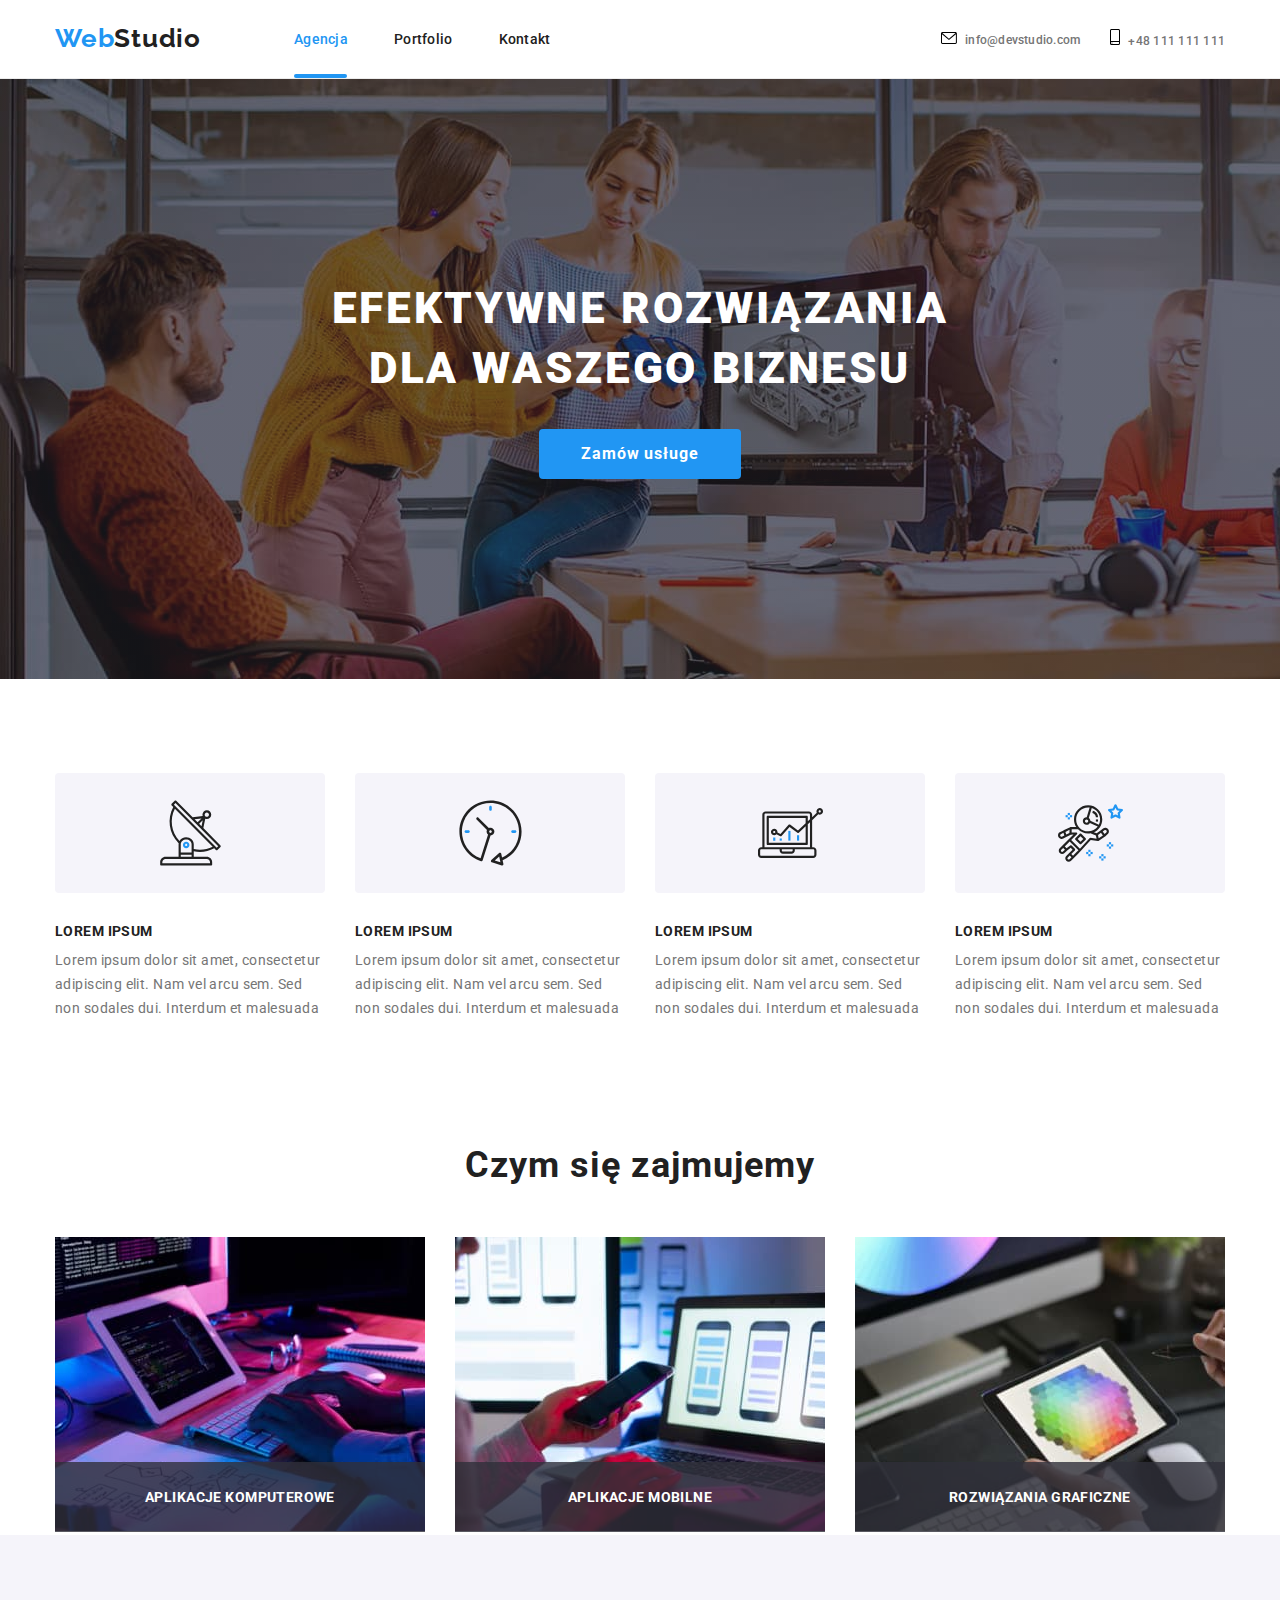
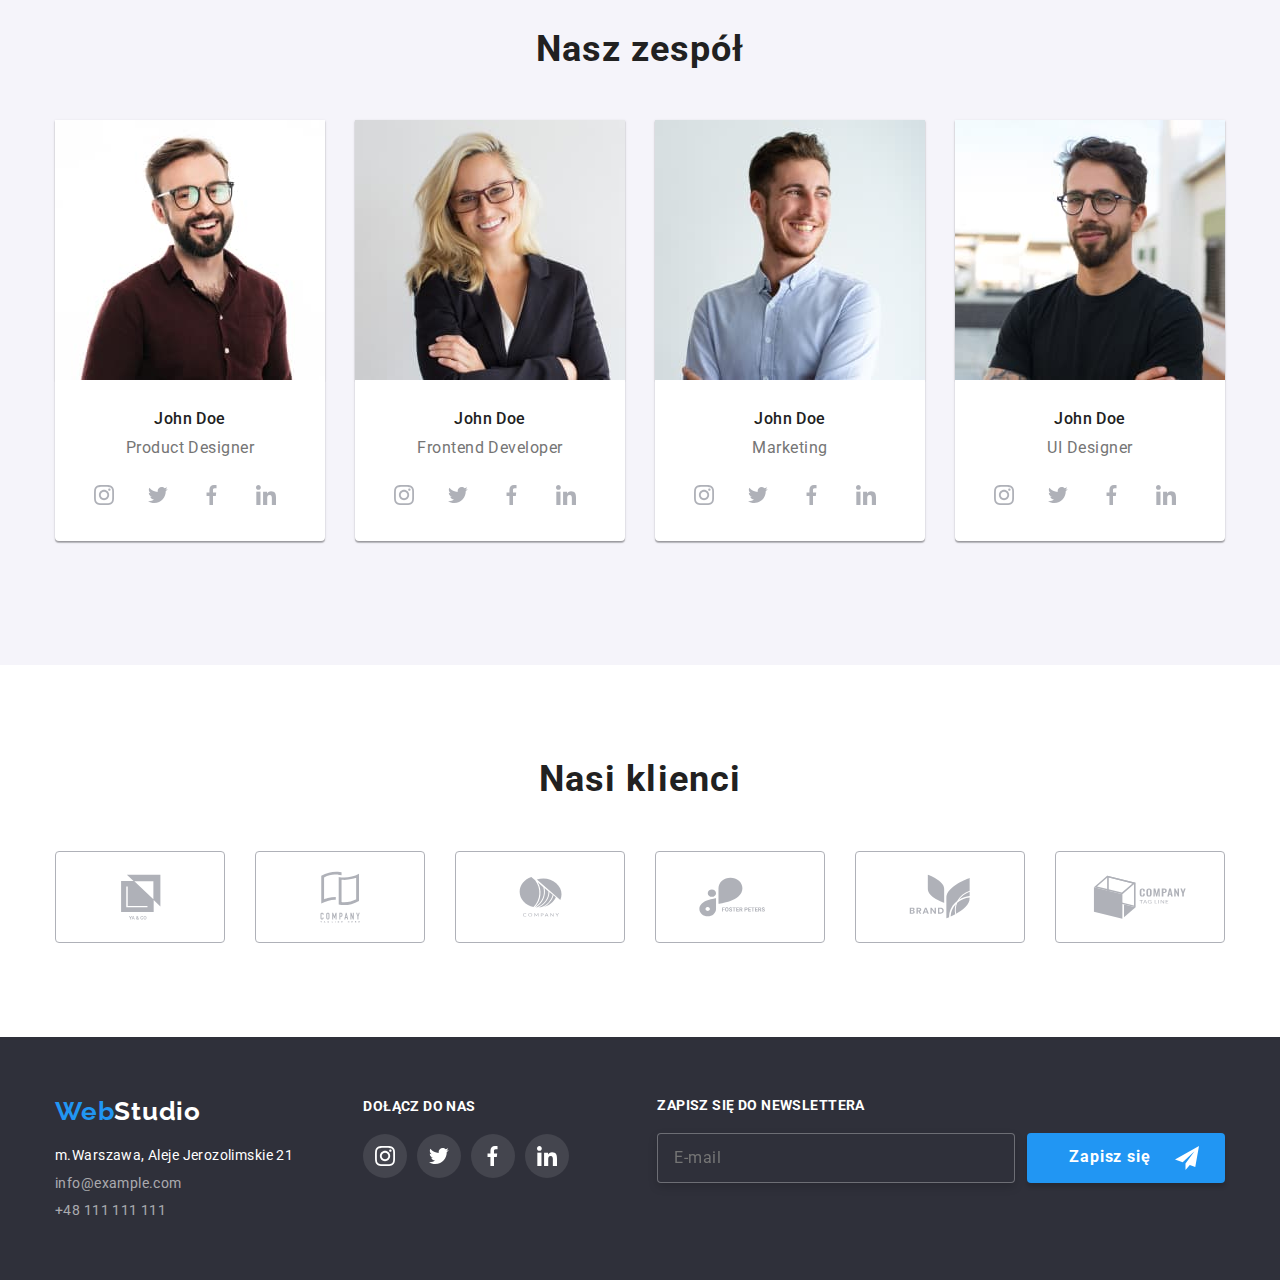
<file: index.html>
<!DOCTYPE html>
<html lang="en">

<head>
    <meta charset="UTF-8">
    <meta http-equiv="X-UA-Compatible" content="IE=edge">
    <meta name="viewport" content="width=device-width, initial-scale=1.0">
    <title>Zadanie_domowe_7</title>
    <link rel="stylesheet" href="https://cdnjs.cloudflare.com/ajax/libs/modern-normalize/0.7.0/modern-normalize.min.css" />
    <link rel="stylesheet" href="./css/main.min.css">
    <link rel="preconnect" href="https://fonts.googleapis.com">
    <link rel="preconnect" href="https://fonts.gstatic.com" crossorigin>
    <link href="https://fonts.googleapis.com/css2?family=Raleway:wght@700&family=Roboto:wght@400;500;700;900&display=swap" rel="stylesheet">
    
</head>

<body>
    <header class="header">
        <div class="container container--header">
            <nav class="navigation">
                <div class="menu-wrap">
                    <input type="checkbox" class="menu-wrap__toggler" data-menu-button>
                    <div class="menu-wrap__hamburger"><div></div></div>
                    </div>
                <a class="logo logo--space" href="./index.html">Web<span class="logo--dark">Studio</span></a>
                <ul class="navigation__list list">
                    <li class="navigation__item"><a class="navigation__link navigation__link--current" href="./index.html">Agencja</a></li>
                    <li class="navigation__item"><a class="navigation__link" href="./portfolio.html">Portfolio</a></li>
                    <li class="navigation__item"><a class="navigation__link" href="#">Kontakt</a></li>
                </ul>
            </nav>
            <ul class="contact list">
                <li class="contact__item">
                    <a class="contact__link" href="mailto:info@devstudio.com">
                        <svg class="contact__icon" width=16 height=12>
                            <use href="./images/icons.svg#icon-mail"></use>
                        </svg>info@devstudio.com
                    </a>
                </li>
                <li class="contact__item">
                    <a class="contact__link" href="tel:+48111111111">
                        <svg class="contact__icon" width=10 height=16>
                            <use href="./images/icons.svg#icon-tel"></use>
                        </svg>+48 111 111 111
                    </a>
                </li>
            </ul>
        </div>
    </header>

    <main>
        <!--HERO-->
        <section class="hero">
                <div class="section section--hero-up">
                    <div class="container container--hero-up">
                        <h1 class="hero-up__header">EFEKTYWNE ROZWIĄZANIA DLA WASZEGO BIZNESU</h1>
                        <button class="modal-btn" type="button" data-modal-open>Zamów usługe</button>
                    </div>
                </div>
            
            <div class="section section--hero-down">
                <div class="container">
                    <ul class="hero-down__list list">
                        <li class="hero-down__item">
                            <div class="hero-down__icon-container">
                                <svg class=hero-down__icon width=65 height=70>
                                    <use href="./images/icons.svg#icon-lorem-1"></use>
                                </svg>
                            </div>
                            <h4 class="hero-down__header">LOREM IPSUM</h4>
                            <p class="hero-down__description">Lorem ipsum dolor sit amet, consectetur adipiscing elit. Nam vel arcu sem. Sed
                                non sodales dui. Interdum et malesuada</p>
                        </li>
                        <li class="hero-down__item">
                            <div class="hero-down__icon-container">
                                <svg class=hero-down__icon width=65 height=70>
                                    <use href="./images/icons.svg#icon-lorem-2"></use>
                                </svg>
                            </div>
                            <h4 class="hero-down__header">LOREM IPSUM</h4>
                            <p class="hero-down__description">Lorem ipsum dolor sit amet, consectetur adipiscing elit. Nam vel arcu sem. Sed
                                non sodales dui. Interdum et malesuada</p>
                        </li>
                        <li class="hero-down__item">
                            <div class="hero-down__icon-container">
                                <svg class=hero-down__icon width=65 height=70>
                                    <use href="./images/icons.svg#icon-lorem-3"></use>
                                </svg>
                            </div>
                            <h4 class="hero-down__header">LOREM IPSUM</h4>
                            <p class="hero-down__description">Lorem ipsum dolor sit amet, consectetur adipiscing elit. Nam vel arcu sem. Sed
                                non sodales dui. Interdum et malesuada</p>
                        </li>
                        <li class="hero-down__item">
                            <div class="hero-down__icon-container">
                                <svg class=hero-down__icon width=65 height=70>
                                    <use href="./images/icons.svg#icon-lorem-4"></use>
                                </svg>
                            </div>
                            <h4 class="hero-down__header">LOREM IPSUM</h4>
                            <p class="hero-down__description ">Lorem ipsum dolor sit amet, consectetur adipiscing elit. Nam vel arcu sem. Sed
                                non sodales dui. Interdum et malesuada</p>
                        </li>
                    </ul>
                    </div>
                </div>
                
        </section>
        <!--END HERO-->
        <!--ABOUT US-->
        <section class="section section--about">
            <div class="container">
                <h2 class="secondary-header">Czym się zajmujemy</h2>
                <ul class="about list">
                    <li class="about__item">
                        <picture>
                        <source srcset="./images/about/about-img-01.webp 1x, ./images/about/about-img-01@2x.webp 2x"
                        media="(min-width: 1200px)" type="images/webp">

                        <source srcset="./images/about/about-img-01.jpg 1x, ./images/about/about-img-01@2x.jpg 2x"
                        media="(min-width: 1200px)">

                        <img class="about__img" src="./images/about/about-img-01.jpg" alt="ktoś pisze coś na klawiaturze">
                        </picture>
                    <div class="about-info">
                        <p class="about-info__text">APLIKACJE KOMPUTEROWE</p>
                    </div>
                    </li>
                    <li class="about__item">
                        <picture>
                        <source srcset="./images/about/about-img-02.webp 1x, ./images/about/about-img-02@2x.webp 2x"
                        media="(min-width: 1200px)" type="images/webp">

                        <source srcset="./images/about/about-img-02.jpg 1x, ./images/about/about-img-02@2x.jpg 2x"
                        media="(min-width: 1200px)">

                        <img class="about__img" src="./images/about/about-img-02.jpg" alt="ktoś pisze coś na klawiaturze">
                        </picture>
                    <div class="about-info">
                        <p class="about-info__text">APLIKACJE MOBILNE</p>
                    </div>
                    </li>
                    <li class="about__item">
                        <picture>
                        <source srcset="./images/about/about-img-03.webp 1x, ./images/about/about-img-03@2x.webp 2x"
                        media="(min-width: 1200px)" type="images/webp">

                        <source srcset="./images/about/about-img-03.jpg 1x, ./images/about/about-img-03@2x.jpg 2x"
                        media="(min-width: 1200px)">

                        <img class="about__img" src="./images/about/about-img-03.jpg" alt="ktoś pisze coś na klawiaturze">
                        </picture>
                    <div class="about-info">
                        <p class="about-info__text">ROZWIĄZANIA GRAFICZNE</p>
                    </div>
                    </li>
                </ul>
            </div>
            
        </section>
        <!--END ABOUT US-->
        <!--EMPLOYEES-->
        <section class="section section--employees-color">
            <div class="container">
                <h2 class="secondary-header">Nasz zespół</h2>
                <ul class="employees list">
                    <li class="employees__item">
                        <picture>

                        <source srcset="./images/employees/desktop/employees-desktop-01.webp 1x, ./images/employees/desktop/employees-desktop-01@2x.webp 2x"
                        media="(min-width: 1200px)" type="images/webp">

                        <source srcset="./images/employees/desktop/employees-desktop-01.jpg 1x, ./images/employees/desktop/employees-desktop-01@2x.jpg 2x"
                        media="(min-width: 1200px)">

                        <source srcset="./images/employees/tablet/employees-tablet-01.webp 1x, ./images/employees/tablet/employees-tablet-01@2x.webp 2x"
                        media="(min-width: 768px)" type="images/webp">

                        <source srcset="./images/employees/tablet/employees-tablet-01.jpg 1x, ./images/employees/tablet/employees-tablet-01@2x.jpg 2x"
                        media="(min-width: 768px)">

                        <source srcset="./images/employees/mobile/employees-mobile-01.webp 1x, ./images/employees/mobile/employees-mobile-01@2x.webp 2x"
                        media="(min-width: 480px)" type="images/webp">

                        <source srcset="./images/employees/mobile/employees-mobile-01.jpg 1x, ./images/employees/mobile/employees-mobile-01@2x.jpg 2x"
                        media="(min-width: 480px)">

                        <img class="employees__img" src="./images/employees/mobile/employees-mobile-01.jpg" alt="Pan w okularach śmieje się">
                        </picture>

                        <div class="employees-wrapper">
                            <p class="employees-wrapper__name">John Doe</p>
                            <p class="employees-wrapper__job">Product Designer</p>
                            <ul class="employees-social list">
                                <li class="employees-social__item">
                                    <a class="social-link social-link--employees" href="#">
                                        <svg class="social-link__icon social-link__icon--employees">
                                            <use href="./images/icons.svg#icon-instagram"></use>
                                        </svg>
                                    </a>
                                </li>
                                <li class="employees-social__item">
                                    <a class="social-link social-link--employees" href="#">
                                        <svg class="social-link__icon social-link__icon--employees">
                                            <use href="./images/icons.svg#icon-twitter"></use>
                                        </svg>
                                    </a>
                                </li>
                                <li class="employees-social__item">
                                    <a class="social-link social-link--employees" href="#">
                                        <svg class="social-link__icon social-link__icon--employees">
                                            <use href="./images/icons.svg#icon-facebook"></use>
                                        </svg>
                                    </a>
                                </li>
                                <li class="employees-social__item">
                                    <a class="social-link social-link--employees" href="#">
                                        <svg class="social-link__icon social-link__icon--employees">
                                            <use href="./images/icons.svg#icon-linkedin"></use>
                                        </svg>
                                    </a>
                                </li>
                            </ul>
                        </div>
                    </li>
                    <li class="employees__item">
                        <picture>

                        <source srcset="./images/employees/desktop/employees-desktop-02.webp 1x, ./images/employees/desktop/employees-desktop-02@2x.webp 2x"
                        media="(min-width: 1200px)" type="images/webp">

                        <source srcset="./images/employees/desktop/employees-desktop-02.jpg 1x, ./images/employees/desktop/employees-desktop-02@2x.jpg 2x"
                        media="(min-width: 1200px)">
                            
                        <source srcset="./images/employees/tablet/employees-tablet-02.webp 1x, ./images/employees/tablet/employees-tablet-02@2x.webp 2x"
                        media="(min-width: 768px)" type="images/webp">

                        <source srcset="./images/employees/tablet/employees-tablet-02.jpg 1x, ./images/employees/tablet/employees-tablet-02@2x.jpg 2x"
                        media="(min-width: 768px)">

                        <source srcset="./images/employees/mobile/employees-mobile-02.webp 1x, ./images/employees/mobile/employees-mobile-02@2x.webp 2x"
                        media="(min-width: 480px)" type="images/webp">

                        <source srcset="./images/employees/mobile/employees-mobile-02.jpg 1x, ./images/employees/mobile/employees-mobile-02@2x.jpg 2x"
                        media="(min-width: 480px)">

                        <img class="employees__img" src="./images/employees/mobile/employees-mobile-02.jpg" alt="Blondynka w okularach uśmiecha się">
                        </picture>

                        <div class="employees-wrapper">
                            <p class="employees-wrapper__name">John Doe</p>
                            <p class="employees-wrapper__job">Frontend Developer</p>
                            <ul class="employees-social list">
                                <li class="employees-social__item">
                                    <a class="social-link social-link--employees" href="#">
                                        <svg class="social-link__icon social-link__icon--employees">
                                            <use href="./images/icons.svg#icon-instagram"></use>
                                        </svg>
                                    </a>
                                </li>
                                <li class="employees-social__item">
                                    <a class="social-link social-link--employees" href="#">
                                        <svg class="social-link__icon social-link__icon--employees">
                                            <use href="./images/icons.svg#icon-twitter"></use>
                                        </svg>
                                    </a>
                                </li>
                                <li class="employees-social__item">
                                    <a class="social-link social-link--employees" href="#">
                                        <svg class="social-link__icon social-link__icon--employees">
                                            <use href="./images/icons.svg#icon-facebook"></use>
                                        </svg>
                                    </a>
                                </li>
                                <li class="employees-social__item">
                                    <a class="social-link social-link--employees" href="#">
                                        <svg class="social-link__icon social-link__icon--employees">
                                            <use href="./images/icons.svg#icon-linkedin"></use>
                                        </svg>
                                    </a>
                                </li>
                            </ul>
                        </div>
                    </li>
                    <li class="employees__item">
                        <picture>

                        <source srcset="./images/employees/desktop/employees-desktop-03.webp 1x, ./images/employees/desktop/employees-desktop-03@2x.webp 2x"
                        media="(min-width: 1200px)" type="images/webp">

                        <source srcset="./images/employees/desktop/employees-desktop-03.jpg 1x, ./images/employees/desktop/employees-desktop-03@2x.jpg 2x"
                        media="(min-width: 1200px)">

                        <source srcset="./images/employees/tablet/employees-tablet-03.webp 1x, ./images/employees/tablet/employees-tablet-03@2x.webp 2x"
                        media="(min-width: 768px)" type="images/webp">

                        <source srcset="./images/employees/tablet/employees-tablet-03.jpg 1x, ./images/employees/tablet/employees-tablet-03@2x.jpg 2x"
                        media="(min-width: 768px)">

                        <source srcset="./images/employees/mobile/employees-mobile-03.webp 1x, ./images/employees/mobile/employees-mobile-03@2x.webp 2x"
                        media="(min-width: 480px)" type="images/webp">

                        <source srcset="./images/employees/mobile/employees-mobile-03.jpg 1x, ./images/employees/mobile/employees-mobile-03@2x.jpg 2x"
                        media="(min-width: 480px)">

                        <img class="employees__img" src="./images/employees/mobile/employees-mobile-03.jpg" alt="Pan w koszuli spogląda w lewo, uśmiechając sie">
                        </picture>

                        <div class="employees-wrapper">
                            <p class="employees-wrapper__name">John Doe</p>
                            <p class="employees-wrapper__job">Marketing</p>
                            <ul class="employees-social list">
                                <li class="employees-social__item">
                                    <a class="social-link social-link--employees" href="#">
                                        <svg class="social-link__icon social-link__icon--employees">
                                            <use href="./images/icons.svg#icon-instagram"></use>
                                        </svg>
                                    </a>
                                </li>
                                <li class="employees-social__item">
                                    <a class="social-link social-link--employees" href="#">
                                        <svg class="social-link__icon social-link__icon--employees">
                                            <use href="./images/icons.svg#icon-twitter"></use>
                                        </svg>
                                    </a>
                                </li>
                                <li class="employees-social__item">
                                    <a class="social-link social-link--employees" href="#">
                                        <svg class="social-link__icon social-link__icon--employees">
                                            <use href="./images/icons.svg#icon-facebook"></use>
                                        </svg>
                                    </a>
                                </li>
                                <li class="employees-social__item">
                                    <a class="social-link social-link--employees" href="#">
                                        <svg class="social-link__icon social-link__icon--employees">
                                            <use href="./images/icons.svg#icon-linkedin"></use>
                                        </svg>
                                    </a>
                                </li>
                            </ul>
                        </div>
                    </li>
                    <li class="employees__item">
                        <picture>

                        <source srcset="./images/employees/desktop/employees-desktop-04.webp 1x, ./images/employees/desktop/employees-desktop-04@2x.webp 2x"
                        media="(min-width: 1200px)" type="images/webp">

                        <source srcset="./images/employees/desktop/employees-desktop-04.jpg 1x, ./images/employees/desktop/employees-desktop-04@2x.jpg 2x"
                        media="(min-width: 1200px)">

                        <source srcset="./images/employees/tablet/employees-tablet-04.webp 1x, ./images/employees/tablet/employees-tablet-04@2x.webp 2x"
                        media="(min-width: 768px)" type="images/webp">

                        <source srcset="./images/employees/tablet/employees-tablet-04.jpg 1x, ./images/employees/tablet/employees-tablet-04@2x.jpg 2x"
                        media="(min-width: 768px)">

                        <source srcset="./images/employees/mobile/employees-mobile-04.webp 1x, ./images/employees/mobile/employees-mobile-04@2x.webp 2x"
                        media="(min-width: 480px)" type="images/webp">

                        <source srcset="./images/employees/mobile/employees-mobile-04.jpg 1x, ./images/employees/mobile/employees-mobile-04@2x.jpg 2x"
                        media="(min-width: 480px)">

                        <img class="employees__img" src="./images/employees/mobile/employees-mobile-04.jpg" alt="Pan w okularach i z krótką brodą spogląda z uśmiechem">
                        </picture>
                        <div class="employees-wrapper">
                            <p class="employees-wrapper__name">John Doe</p>
                            <p class="employees-wrapper__job">UI Designer</p>
                            <ul class="employees-social list">
                                <li class="employees-social__item">
                                    <a class="social-link social-link--employees" href="#">
                                        <svg class="social-link__icon social-link__icon--employees">
                                            <use href="./images/icons.svg#icon-instagram"></use>
                                        </svg>
                                    </a>
                                </li>
                                <li class="employees-social__item">
                                    <a class="social-link social-link--employees" href="#">
                                        <svg class="social-link__icon social-link__icon--employees">
                                            <use href="./images/icons.svg#icon-twitter"></use>
                                        </svg>
                                    </a>
                                </li>
                                <li class="employees-social__item">
                                    <a class="social-link social-link--employees" href="#">
                                        <svg class="social-link__icon social-link__icon--employees">
                                            <use href="./images/icons.svg#icon-facebook"></use>
                                        </svg>
                                    </a>
                                </li>
                                <li class="employees-social__item">
                                    <a class="social-link social-link--employees" href="#">
                                        <svg class="social-link__icon social-link__icon--employees">
                                            <use href="./images/icons.svg#icon-linkedin"></use>
                                        </svg>
                                    </a>
                                </li>
                            </ul>
                        </div>
                    </li>
                </ul>
            </div>
        </section>
        <!--END EMPLOYEES-->
        <!--CLIENTS-->
        <section class="section">
            <div class="container">
                <h2 class="secondary-header">Nasi klienci</h2>
                <ul class="clients list">
                    <li class="clients__item">
                        <div class="clients-container">
                            <svg class="clients-container__logo" width=41 height=46>
                                    <use href="./images/icons.svg#icon-company-1"></use>
                            </svg>
                        </div>
                    </li>
                    <li class="clients__item">
                        <div class="clients-container">
                            <svg class="clients-container__logo" width=40 height=52>
                                    <use href="./images/icons.svg#icon-company-2"></use>
                            </svg>
                        </div>
                    </li>
                    <li class="clients__item">
                        <div class="clients-container">
                            <svg class="clients-container__logo" width=43 height=41>
                                    <use href="./images/icons.svg#icon-company-3"></use>
                            </svg>
                        </div>
                    </li>
                    <li class="clients__item">
                        <div class="clients-container">
                            <svg class="clients-container__logo" width=84 height=40>
                                    <use href="./images/icons.svg#icon-company-4"></use>
                            </svg>
                        </div>
                    </li>
                    <li class="clients__item">
                        <div class="clients-container">
                            <svg class="clients-container__logo" width=62 height=45>
                                    <use href="./images/icons.svg#icon-company-5"></use>
                            </svg>
                        </div>
                    </li>
                    <li class="clients__item">
                        <div class="clients-container">
                            <svg class="clients-container__logo" width=94 height=44>
                                    <use href="./images/icons.svg#icon-company-6"></use>
                            </svg>
                        </div>
                    </li>
                </ul>
            </div>
        </section>
        <!--END CLIENTS-->
    </main>

    <footer class="section section--footer">
        <div class="container container--footer">
            <div class="footer-address">
            <a class="logo" href="./index.html">Web<span class=logo--light>Studio</span></a>
            <address>
                <ul class="footer-address__list list">
                    <li class="footer-address__item footer-address__item--postition"><a class="footer-address__link" href="https://goo.gl/maps/JK12DtxeWqev6L8q9"
                            target="_blank">m.Warszawa, Aleje Jerozolimskie 21</a></li>
                    <li class="footer-address__item"><a class="footer-address__contact" href="mailto:info@example.com">info@example.com</a>
                    </li>
                    <li class="footer-address__item"><a class="footer-address__contact" href="tel:+48111111111">+48 111 111 111</a></li>
                </ul>
            </address>
            </div>
            <div class="footer-social">
                <h3 class="third-header third-header--footer">DOŁĄCZ DO NAS</h3>
                <ul class="footer-social__list list">
                    <li class="footer-social__item">
                        <a class="social-link social-link--footer" href="#">
                            <svg class="social-link__icon social-link__icon--footer">
                                <use href="./images/icons.svg#icon-instagram"></use>
                            </svg>
                        </a>
                    </li>
                    <li class="footer-social__item">
                        <a class="social-link social-link--footer" href="#">
                            <svg class="social-link__icon social-link__icon--footer">
                                <use href="./images/icons.svg#icon-twitter"></use>
                            </svg>
                        </a>
                    </li>
                    <li class="footer-social__item">
                        <a class="social-link social-link--footer" href="#">
                            <svg class="social-link__icon social-link__icon--footer">
                                <use href="./images/icons.svg#icon-facebook"></use>
                            </svg>
                        </a>
                    </li>
                    <li class="footer-social__item">
                        <a class="social-link social-link--footer" href="#">
                            <svg class="social-link__icon social-link__icon--footer">
                                <use href="./images/icons.svg#icon-linkedin"></use>
                            </svg>
                        </a>
                    </li>
                </ul>
            </div>
            <div class="footer-wrapper">
        <div class="form-container">
                <h3 class="third-header third-header--form">Zapisz się do newslettera</h3>
                <form class="footer-form" action="#">
                    <label for="footer_user_email" class="footer-form_email"></label>
                    <input class="footer-imput" type="email" placeholder="E-mail" name="email" id="footer_user_email">
                </form>
            </div>
                <button type="submit" class="modal-button modal-button-footer">Zapisz się
                    <svg class="modal-button__icon" width=24 height=24>
                        <use href="./images/icons.svg#icon-send"></use>
                    </svg>
                </button>
            </div>
            </div>
        
    </footer>

<div class="backdrop is-hidden" data-modal>
    <div class="modal">
        <button type="button" class="modal__close-btn" data-modal-close>
            <svg class="modal__close-icon" width=11 height=11>
                <use href="./images/close-button.svg#icon-Close-button-2"></use>
            </svg>
        </button>
        <h2 class="modal__header">Zostaw swoje dane w formularzu poniżej</h2>
        <form action="#" class="modal__form">
            <label for="user_name" class="modal__label">Imię</label>
            <span class="modal-input-wrapper">
                <input id="user_name" type="text" class="modal-input-wrapper__input" name="name">
                <svg class="modal-input-wrapper__icon" width=12 height=12>
                    <use href="./images/icons.svg#icon-name"></use>
                </svg>
            </span>
            <label for="user_tel" class="modal__label">Telefon</label>
            <span class="modal-input-wrapper">
                <input id="user_tel" type="tel" class="modal-input-wrapper__input" name="tel">
                <svg class="modal-input-wrapper__icon" width=13 height=13>
                        <use href="./images/icons.svg#icon-telephone"></use>
                </svg>
            </span>
            <label for="user_email" class="modal__label">Email</label>
            <span class="modal-input-wrapper">
                <input id="user_email" type="email" class="modal-input-wrapper__input" name="email">
                <svg class="modal-input-wrapper__icon" width=15 height=12>
                        <use href="./images/icons.svg#icon-mailbox"></use>
                </svg>
            </span>
            <label class="modal__label" for="user_message">Komentarz</label>
            <textarea id="user_message" class="modal__message" name="message" rows="5" placeholder="Wprowadź tekst"></textarea>
            <input type="checkbox"  id="user_policy" name="policy" value="accept_policy" class="modal__policy is-hidden">
            <label for="user_policy" class="user-policy-message">
                Oświadczam, iż akceptuję <a href="#" class="modal__link">Regulamin</a> i <a href="#" class="modal__link">Politykę prywantości</a>
            </label>
            <button type="submit" class="modal-button modal-button--form">Wyślij</button>
        </form>
    </div>
</div>

<div class="backdrop is-hidden" data-menu>
    <div class="mobile">
        <button type="button" class="mobile__close-btn" data-menu-close>
            <svg class="mobile__close-icon" width=18 height=18>
                <use href="./images/close-button.svg#icon-Close-button-2"></use>
            </svg>
        </button>
        <ul class="mobile__list list">
            <li class="mobile__item"><a class="mobile__link mobile__link--current" href="./index.html">Agencja</a></li>
            <li class="mobile__item"><a class="mobile__link" href="./portfolio.html">Portfolio</a></li>
            <li class="mobile__item"><a class="mobile__link" href="#">Kontakt</a></li>
        </ul>
        <div class="mobile__wrapper">
         <ul class="mobile-contact list">
            <li class="mobile-contact__item">
                <a class="mobile-contact__link" href="tel:+48111111111">+48 111 111 111</a>
            </li>
            <li class="mobile-contact__item">
                <a class="mobile-contact__link mobile-contact__link--mail" href="mailto:info@devstudio.com">info@devstudio.com</a>
            </li>
        </ul>
        <ul class="mobile-social list">
            <li class="mobile-social__item">
                <a class="mobile-social__link" href="#">Instagram</a>
            </li>
            <li class="mobile-social__item">
                <a class="mobile-social__link" href="#">Twitter</a>
            </li>
            <li class="mobile-social__item">
                <a class="mobile-social__link" href="#">Facebook</a>
            </li>
            <li class="mobile-social__item">
                <a class="mobile-social__link" href="#">Linkedin</a>
            </li>
        </ul>
        </div>
    </div>
</div>

<script src="./js/modal.js"></script>
<script src="./js/mobile-menu.js"></script>

</body>

</html>
</file>
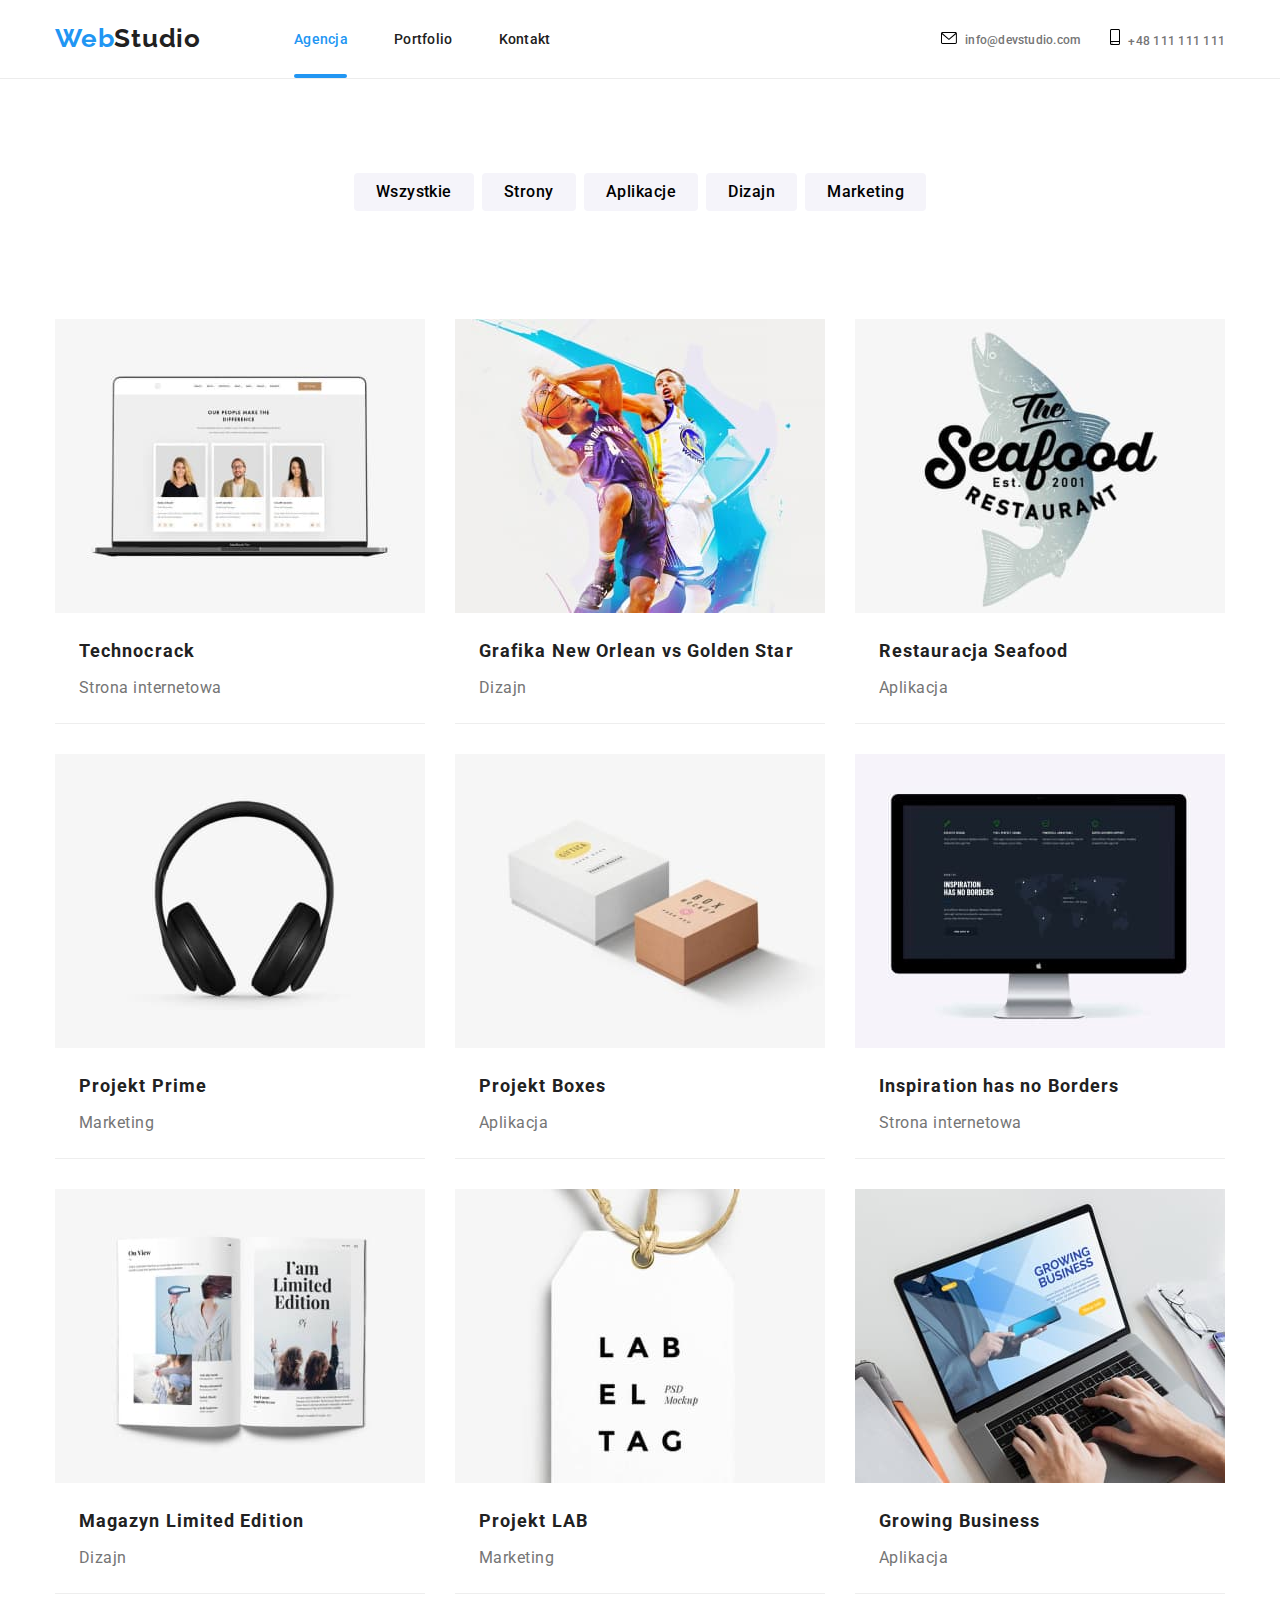
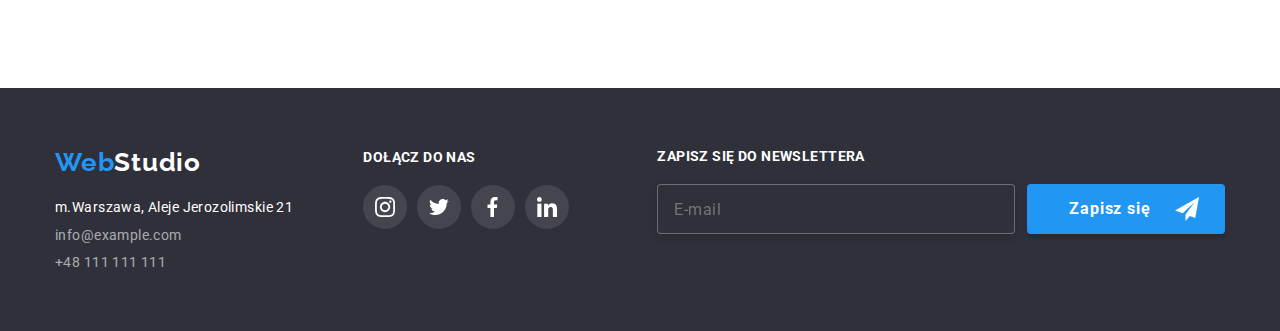
<file: portfolio.html>
<!DOCTYPE html>
<html lang="en">
<head>
    <meta charset="UTF-8">
    <meta http-equiv="X-UA-Compatible" content="IE=edge">
    <meta name="viewport" content="width=device-width, initial-scale=1.0">
    <title>Portfolio</title>
    <link rel="stylesheet" href="https://cdnjs.cloudflare.com/ajax/libs/modern-normalize/0.7.0/modern-normalize.min.css" />
    <link rel="stylesheet" href="./css/main.min.css">
    <link rel="preconnect" href="https://fonts.googleapis.com">
    <link rel="preconnect" href="https://fonts.gstatic.com" crossorigin>
    <link href="https://fonts.googleapis.com/css2?family=Raleway:wght@700&family=Roboto:wght@400;500;700;900&display=swap" rel="stylesheet">
    
</head>

<body>
   <header class="header">
        <div class="container container--header">
            <nav class="navigation">
                <div class="menu-wrap">
                    <input type="checkbox" class="menu-wrap__toggler" data-menu-button>
                    <div class="menu-wrap__hamburger"><div></div></div>
                    </div>
                <a class="logo logo--space" href="./index.html">Web<span class="logo--dark">Studio</span></a>
                <ul class="navigation__list list">
                    <li class="navigation__item"><a class="navigation__link navigation__link--current" href="./index.html">Agencja</a></li>
                    <li class="navigation__item"><a class="navigation__link" href="./portfolio.html">Portfolio</a></li>
                    <li class="navigation__item"><a class="navigation__link" href="#">Kontakt</a></li>
                </ul>
            </nav>
            <ul class="contact list">
                <li class="contact__item">
                    <a class="contact__link" href="mailto:info@devstudio.com">
                        <svg class="contact__icon" width=16 height=12>
                            <use href="./images/icons.svg#icon-mail"></use>
                        </svg>info@devstudio.com
                    </a>
                </li>
                <li class="contact__item">
                    <a class="contact__link" href="tel:+48111111111">
                        <svg class="contact__icon" width=10 height=16>
                            <use href="./images/icons.svg#icon-tel"></use>
                        </svg>+48 111 111 111
                    </a>
                </li>
            </ul>
        </div>
    </header>

    <main>
        <!--FILTERS-->
        <section class="section">
            <div class="container">
                <h1 class="filters-header" hidden>Filtr</h1>
                <ul class="filters list">
                    <li class="filters__item"><button class="filters__btn" type="button">Wszystkie</button></li>
                    <li class="filters__item"><button class="filters__btn filters__btn--large" type="button">Strony</button></li>
                    <li class="filters__item"><button class="filters__btn filters__btn--large" type="button">Aplikacje</button></li>
                    <li class="filters__item"><button class="filters__btn filters__btn--medium" type="button">Dizajn</button></li>
                    <li class="filters__item"><button class="filters__btn filters__btn--medium" type="button">Marketing</button></li>
                </ul>
            </div>
            
        </section>
        <!--END FILTERS-->
        <!--OFFER-->
        <section class="section">
            <div class="container">
                <h2 class="secondary-header" hidden>Oferta</h2>
            <ul class="offer list">
                <li class="offer__item">
                    <div class="offer__container">
                        <picture>
                            <source srcset="./images/Portfolio-images/offer-desktop/porfolio-img-desktop-01.webp 1x, ./images/Portfolio-images/offer-desktop/porfolio-img-desktop-01@2x.webp 2x"
                            media="(min-width: 1200px)" type="images/webp">

                            <source srcset="./images/Portfolio-images/offer-desktop/porfolio-img-desktop-01.jpg 1x, ./images/Portfolio-images/offer-desktop/porfolio-img-desktop-01@2x.jpg 2x"
                            media="(min-width: 1200px)">

                            <source srcset="./images/Portfolio-images/offer-tablet/porfolio-img-tablet-01.webp 1x, ./images/Portfolio-images/offer-tablet/porfolio-img-tablet-01@2x.webp 2x"
                            media="(min-width: 768px)" type="images/webp">

                            <source srcset="./images/Portfolio-images/offer-tablet/porfolio-img-tablet-01.jpg 1x, ./images/Portfolio-images/offer-tablet/porfolio-img-tablet-01@2x.jpg 2x"
                            media="(min-width: 768px)">

                            <source srcset="./images/Portfolio-images/offer-mobile/porfolio-img-mobile-01.webp 1x, ./images/Portfolio-images/offer-mobile/porfolio-img-mobile-01@2x.webp 2x"
                            media="(min-width: 480px)" type="images/webp">

                            <source srcset="./images/Portfolio-images/offer-mobile/porfolio-img-mobile-01.jpg 1x, ./images/Portfolio-images/offer-mobile/porfolio-img-mobile-01@2x.jpg 2x"
                            media="(min-width: 480px)">

                            <img class="offer__img" src="./images/Portfolio-images/offer-mobile/porfolio-img-mobile-01.jpg" alt="Strona internetowa wyświetlana na laptopie.">
                        </picture>
                        <div class="overlay">
                            <p class="overlay__text">Technocrack jest popularną platformą wykorzystywaną do rozpowszechniania koronawirusa. Firmy wykorzystują tę platformę do celów szpiegowskich i ataków na niezabezpieczone serwery konkurencji</p>
                        </div>
                    </div>
                    <h3 class="offer__header">Technocrack</h3>
                    <p class="offer__description">Strona internetowa</p>
                </li>
                <li class="offer__item">
                    <div class="offer__container">
                        <picture>
                            <source srcset="./images/Portfolio-images/offer-desktop/porfolio-img-desktop-02.webp 1x, ./images/Portfolio-images/offer-desktop/porfolio-img-desktop-02@2x.webp 2x"
                            media="(min-width: 1200px)" type="images/webp">

                            <source srcset="./images/Portfolio-images/offer-desktop/porfolio-img-desktop-02.jpg 1x, ./images/Portfolio-images/offer-desktop/porfolio-img-desktop-02@2x.jpg 2x"
                            media="(min-width: 1200px)">

                            <source srcset="./images/Portfolio-images/offer-tablet/porfolio-img-tablet-02.webp 1x, ./images/Portfolio-images/offer-tablet/porfolio-img-tablet-02@2x.webp 2x"
                            media="(min-width: 768px)" type="images/webp">

                            <source srcset="./images/Portfolio-images/offer-tablet/porfolio-img-tablet-02.jpg 1x, ./images/Portfolio-images/offer-tablet/porfolio-img-tablet-02@2x.jpg 2x"
                            media="(min-width: 768px)">

                            <source srcset="./images/Portfolio-images/offer-mobile/porfolio-img-mobile-02.webp 1x, ./images/Portfolio-images/offer-mobile/porfolio-img-mobile-02@2x.webp 2x"
                            media="(min-width: 480px)" type="images/webp">

                            <source srcset="./images/Portfolio-images/offer-mobile/porfolio-img-mobile-02.jpg 1x, ./images/Portfolio-images/offer-mobile/porfolio-img-mobile-02@2x.jpg 2x"
                            media="(min-width: 480px)">

                            <img class="offer__img" src="./images/Portfolio-images/offer-mobile/porfolio-img-mobile-02.jpg" alt="Dwóch koszykarzy walczy o piłkę.">
                        </picture>
                        <div class="overlay">
                            <p class="overlay__text">Technocrack jest popularną platformą wykorzystywaną do rozpowszechniania koronawirusa. Firmy wykorzystują tę platformę do celów szpiegowskich i ataków na niezabezpieczone serwery konkurencji</p>
                        </div>
                    </div>
                    <h3 class="offer__header">Grafika New Orlean vs Golden Star</h3>
                    <p class="offer__description">Dizajn</p>
                </li>
                <li class="offer__item">
                    <div class="offer__container">
                        <picture>
                            <source srcset="./images/Portfolio-images/offer-desktop/porfolio-img-desktop-03.webp 1x, ./images/Portfolio-images/offer-desktop/porfolio-img-desktop-03@2x.webp 2x"
                            media="(min-width: 1200px)" type="images/webp">

                            <source srcset="./images/Portfolio-images/offer-desktop/porfolio-img-desktop-03.jpg 1x, ./images/Portfolio-images/offer-desktop/porfolio-img-desktop-03@2x.jpg 2x"
                            media="(min-width: 1200px)">

                            <source srcset="./images/Portfolio-images/offer-tablet/porfolio-img-tablet-03.webp 1x, ./images/Portfolio-images/offer-tablet/porfolio-img-tablet-03@2x.webp 2x"
                            media="(min-width: 768px)" type="images/webp">

                            <source srcset="./images/Portfolio-images/offer-tablet/porfolio-img-tablet-03.jpg 1x, ./images/Portfolio-images/offer-tablet/porfolio-img-tablet-03@2x.jpg 2x"
                            media="(min-width: 768px)">

                            <source srcset="./images/Portfolio-images/offer-mobile/porfolio-img-mobile-03.webp 1x, ./images/Portfolio-images/offer-mobile/porfolio-img-mobile-03@2x.webp 2x"
                            media="(min-width: 480px)" type="images/webp">

                            <source srcset="./images/Portfolio-images/offer-mobile/porfolio-img-mobile-03.jpg 1x, ./images/Portfolio-images/offer-mobile/porfolio-img-mobile-03@2x.jpg 2x"
                            media="(min-width: 480px)">

                            <img class="offer__img" src="./images/Portfolio-images/offer-mobile/porfolio-img-mobile-03.jpg" alt="Logo restauracji The Seafood z rybą w tle.">
                        </picture>
                        <div class="overlay">
                            <p class="overlay__text"> Technocrack jest popularną platformą wykorzystywaną do rozpowszechniania koronawirusa. Firmy wykorzystują tę platformę do celów szpiegowskich i ataków na niezabezpieczone serwery konkurencji</p>
                        </div>
                    </div>
                    <h3 class="offer__header"">Restauracja Seafood</h3>
                    <p class="offer__description">Aplikacja</p>
                </li>
                <li class="offer__item">
                    <div class="offer__container">
                        <picture>
                            <source srcset="./images/Portfolio-images/offer-desktop/porfolio-img-desktop-04.webp 1x, ./images/Portfolio-images/offer-desktop/porfolio-img-desktop-04@2x.webp 2x"
                            media="(min-width: 1200px)" type="images/webp">

                            <source srcset="./images/Portfolio-images/offer-desktop/porfolio-img-desktop-04.jpg 1x, ./images/Portfolio-images/offer-desktop/porfolio-img-desktop-04@2x.jpg 2x"
                            media="(min-width: 1200px)">

                            <source srcset="./images/Portfolio-images/offer-tablet/porfolio-img-tablet-04.webp 1x, ./images/Portfolio-images/offer-tablet/porfolio-img-tablet-04@2x.webp 2x"
                            media="(min-width: 768px)" type="images/webp">

                            <source srcset="./images/Portfolio-images/offer-tablet/porfolio-img-tablet-04.jpg 1x, ./images/Portfolio-images/offer-tablet/porfolio-img-tablet-04@2x.jpg 2x"
                            media="(min-width: 768px)">

                            <source srcset="./images/Portfolio-images/offer-mobile/porfolio-img-mobile-04.webp 1x, ./images/Portfolio-images/offer-mobile/porfolio-img-mobile-04@2x.webp 2x"
                            media="(min-width: 480px)" type="images/webp">

                            <source srcset="./images/Portfolio-images/offer-mobile/porfolio-img-mobile-04.jpg 1x, ./images/Portfolio-images/offer-mobile/porfolio-img-mobile-04@2x.jpg 2x"
                            media="(min-width: 480px)">

                            <img class="offer__img" src="./images/Portfolio-images/offer-mobile/porfolio-img-mobile-04.jpg" alt="Czarne słuchawki nauszne">
                        </picture>
                        <div class="overlay">
                            <p class="overlay__text">Technocrack jest popularną platformą wykorzystywaną do rozpowszechniania koronawirusa. Firmy wykorzystują tę platformę do celów szpiegowskich i ataków na niezabezpieczone serwery konkurencji</p>
                        </div>
                    </div>
                    <h3 class="offer__header">Projekt Prime</h3>
                    <p class="offer__description">Marketing</p>
                </li>
                <li class="offer__item">
                    <div class="offer__container">
                        <picture>
                            <source srcset="./images/Portfolio-images/offer-desktop/porfolio-img-desktop-05.webp 1x, ./images/Portfolio-images/offer-desktop/porfolio-img-desktop-05@2x.webp 2x"
                            media="(min-width: 1200px)" type="images/webp">

                            <source srcset="./images/Portfolio-images/offer-desktop/porfolio-img-desktop-05.jpg 1x, ./images/Portfolio-images/offer-desktop/porfolio-img-desktop-05@2x.jpg 2x"
                            media="(min-width: 1200px)">

                            <source srcset="./images/Portfolio-images/offer-tablet/porfolio-img-tablet-05.webp 1x, ./images/Portfolio-images/offer-tablet/porfolio-img-tablet-05@2x.webp 2x"
                            media="(min-width: 768px)" type="images/webp">

                            <source srcset="./images/Portfolio-images/offer-tablet/porfolio-img-tablet-05.jpg 1x, ./images/Portfolio-images/offer-tablet/porfolio-img-tablet-05@2x.jpg 2x"
                            media="(min-width: 768px)">

                            <source srcset="./images/Portfolio-images/offer-mobile/porfolio-img-mobile-05.webp 1x, ./images/Portfolio-images/offer-mobile/porfolio-img-mobile-05@2x.webp 2x"
                            media="(min-width: 480px)" type="images/webp">

                            <source srcset="./images/Portfolio-images/offer-mobile/porfolio-img-mobile-05.jpg 1x, ./images/Portfolio-images/offer-mobile/porfolio-img-mobile-05@2x.jpg 2x"
                            media="(min-width: 480px)">

                            <img class="offer__img" src="./images/Portfolio-images/offer-mobile/porfolio-img-mobile-05.jpg" alt="Dwa kartonowe pudełka, jedno białe, drugie kremowe">
                        </picture>
                        <div class="overlay">
                            <p class="overlay__text">Technocrack jest popularną platformą wykorzystywaną do rozpowszechniania koronawirusa. Firmy wykorzystują tę platformę do celów szpiegowskich i ataków na niezabezpieczone serwery konkurencji</p>
                        </div>
                    </div>
                    <h3 class="offer__header">Projekt Boxes</h3>
                    <p class="offer__description">Aplikacja</p>
                </li>
                <li class="offer__item">
                    <div class="offer__container">
                        <picture>
                            <source srcset="./images/Portfolio-images/offer-desktop/porfolio-img-desktop-06.webp 1x, ./images/Portfolio-images/offer-desktop/porfolio-img-desktop-06@2x.webp 2x"
                            media="(min-width: 1200px)" type="images/webp">

                            <source srcset="./images/Portfolio-images/offer-desktop/porfolio-img-desktop-06.jpg 1x, ./images/Portfolio-images/offer-desktop/porfolio-img-desktop-06@2x.jpg 2x"
                            media="(min-width: 1200px)">

                            <source srcset="./images/Portfolio-images/offer-tablet/porfolio-img-tablet-06.webp 1x, ./images/Portfolio-images/offer-tablet/porfolio-img-tablet-06@2x.webp 2x"
                            media="(min-width: 768px)" type="images/webp">

                            <source srcset="./images/Portfolio-images/offer-tablet/porfolio-img-tablet-06.jpg 1x, ./images/Portfolio-images/offer-tablet/porfolio-img-tablet-06@2x.jpg 2x"
                            media="(min-width: 768px)">

                            <source srcset="./images/Portfolio-images/offer-mobile/porfolio-img-mobile-06.webp 1x, ./images/Portfolio-images/offer-mobile/porfolio-img-mobile-06@2x.webp 2x"
                            media="(min-width: 480px)" type="images/webp">

                            <source srcset="./images/Portfolio-images/offer-mobile/porfolio-img-mobile-06.jpg 1x, ./images/Portfolio-images/offer-mobile/porfolio-img-mobile-06@2x.jpg 2x"
                            media="(min-width: 480px)">

                            <img class="offer__img" src="./images/Portfolio-images/offer-mobile/porfolio-img-mobile-06.jpg" alt="Czarny monitor wyświetla ciemną aplikacje">
                        </picture>
                        <div class="overlay">
                            <p class="overlay__text">Technocrack jest popularną platformą wykorzystywaną do rozpowszechniania koronawirusa. Firmy wykorzystują tę platformę do celów szpiegowskich i ataków na niezabezpieczone serwery konkurencji</p>
                        </div>
                    </div>
                    <h3 class="offer__header">Inspiration has no Borders</h3>
                    <p class="offer__description">Strona internetowa</p>
                </li>
                <li class="offer__item">
                    <div class="offer__container">
                        <picture>
                            <source srcset="./images/Portfolio-images/offer-desktop/porfolio-img-desktop-07.webp 1x, ./images/Portfolio-images/offer-desktop/porfolio-img-desktop-07@2x.webp 2x"
                            media="(min-width: 1200px)" type="images/webp">

                            <source srcset="./images/Portfolio-images/offer-desktop/porfolio-img-desktop-07.jpg 1x, ./images/Portfolio-images/offer-desktop/porfolio-img-desktop-07@2x.jpg 2x"
                            media="(min-width: 1200px)">

                            <source srcset="./images/Portfolio-images/offer-tablet/porfolio-img-tablet-07.webp 1x, ./images/Portfolio-images/offer-tablet/porfolio-img-tablet-07@2x.webp 2x"
                            media="(min-width: 768px)" type="images/webp">

                            <source srcset="./images/Portfolio-images/offer-tablet/porfolio-img-tablet-07.jpg 1x, ./images/Portfolio-images/offer-tablet/porfolio-img-tablet-07@2x.jpg 2x"
                            media="(min-width: 768px)">

                            <source srcset="./images/Portfolio-images/offer-mobile/porfolio-img-mobile-07.webp 1x, ./images/Portfolio-images/offer-mobile/porfolio-img-mobile-07@2x.webp 2x"
                            media="(min-width: 480px)" type="images/webp">

                            <source srcset="./images/Portfolio-images/offer-mobile/porfolio-img-mobile-07.jpg 1x, ./images/Portfolio-images/offer-mobile/porfolio-img-mobile-07@2x.jpg 2x"
                            media="(min-width: 480px)">

                            <img class="offer__img" src="./images/Portfolio-images/offer-mobile/porfolio-img-mobile-07.jpg" alt="Otwarta książka">
                        </picture>
                        <div class="overlay">
                            <p class="overlay__text">Technocrack jest popularną platformą wykorzystywaną do rozpowszechniania koronawirusa. Firmy wykorzystują tę platformę do celów szpiegowskich i ataków na niezabezpieczone serwery konkurencji</p>
                        </div>
                    </div>
                    <h3 class="offer__header">Magazyn Limited Edition</h3>
                    <p class="offer__description">Dizajn</p>
                </li>
                <li class="offer__item">
                    <div class="offer__container">
                        <picture>
                            <source srcset="./images/Portfolio-images/offer-desktop/porfolio-img-desktop-08.webp 1x, ./images/Portfolio-images/offer-desktop/porfolio-img-desktop-08@2x.webp 2x"
                            media="(min-width: 1200px)" type="images/webp">

                            <source srcset="./images/Portfolio-images/offer-desktop/porfolio-img-desktop-08.jpg 1x, ./images/Portfolio-images/offer-desktop/porfolio-img-desktop-08@2x.jpg 2x"
                            media="(min-width: 1200px)">

                            <source srcset="./images/Portfolio-images/offer-tablet/porfolio-img-tablet-08.webp 1x, ./images/Portfolio-images/offer-tablet/porfolio-img-tablet-08@2x.webp 2x"
                            media="(min-width: 768px)" type="images/webp">

                            <source srcset="./images/Portfolio-images/offer-tablet/porfolio-img-tablet-08.jpg 1x, ./images/Portfolio-images/offer-tablet/porfolio-img-tablet-08@2x.jpg 2x"
                            media="(min-width: 768px)">

                            <source srcset="./images/Portfolio-images/offer-mobile/porfolio-img-mobile-08.webp 1x, ./images/Portfolio-images/offer-mobile/porfolio-img-mobile-08@2x.webp 2x"
                            media="(min-width: 480px)" type="images/webp">

                            <source srcset="./images/Portfolio-images/offer-mobile/porfolio-img-mobile-08.jpg 1x, ./images/Portfolio-images/offer-mobile/porfolio-img-mobile-08@2x.jpg 2x"
                            media="(min-width: 480px)">

                            <img class="offer__img" src="./images/Portfolio-images/offer-mobile/porfolio-img-mobile-08.jpg" alt="Zawieszka na rzemyku">
                        </picture>
                        <div class="overlay">
                            <p class="overlay__text">Technocrack jest popularną platformą wykorzystywaną do rozpowszechniania koronawirusa. Firmy wykorzystują tę platformę do celów szpiegowskich i ataków na niezabezpieczone serwery konkurencji</p>
                        </div>
                    </div>
                    <h3 class="offer__header">Projekt LAB</h3>
                    <p class="offer__description">Marketing</p>
                </li>
                <li class="offer__item">
                    <div class="offer__container">
                        <picture>
                            <source srcset="./images/Portfolio-images/offer-desktop/porfolio-img-desktop-09.webp 1x, ./images/Portfolio-images/offer-desktop/porfolio-img-desktop-09@2x.webp 2x"
                            media="(min-width: 1200px)" type="images/webp">

                            <source srcset="./images/Portfolio-images/offer-desktop/porfolio-img-desktop-09.jpg 1x, ./images/Portfolio-images/offer-desktop/porfolio-img-desktop-09@2x.jpg 2x"
                            media="(min-width: 1200px)">

                            <source srcset="./images/Portfolio-images/offer-tablet/porfolio-img-tablet-09.webp 1x, ./images/Portfolio-images/offer-tablet/porfolio-img-tablet-09@2x.webp 2x"
                            media="(min-width: 768px)" type="images/webp">

                            <source srcset="./images/Portfolio-images/offer-tablet/porfolio-img-tablet-09.jpg 1x, ./images/Portfolio-images/offer-tablet/porfolio-img-tablet-09@2x.jpg 2x"
                            media="(min-width: 768px)">

                            <source srcset="./images/Portfolio-images/offer-mobile/porfolio-img-mobile-09.webp 1x, ./images/Portfolio-images/offer-mobile/porfolio-img-mobile-09@2x.webp 2x"
                            media="(min-width: 480px)" type="images/webp">

                            <source srcset="./images/Portfolio-images/offer-mobile/porfolio-img-mobile-09.jpg 1x, ./images/Portfolio-images/offer-mobile/porfolio-img-mobile-09@2x.jpg 2x"
                            media="(min-width: 480px)">

                            <img class="offer__img" src="./images/Portfolio-images/offer-mobile/porfolio-img-mobile-09.jpg" alt="Dwie ręcę na klawiaturze laptopa z wyświetloną stroną biznesową">
                        </picture>
                        <div class="overlay">
                            <p class="overlay__text">Technocrack jest popularną platformą wykorzystywaną do rozpowszechniania koronawirusa. Firmy wykorzystują tę platformę do celów szpiegowskich i ataków na niezabezpieczone serwery konkurencji</p>
                        </div>
                    </div>
                    <h3 class="offer__header">Growing Business</h3>
                    <p class="offer__description">Aplikacja</p>
                </li>
            </ul>
            </div>
            
        </section>
        <!--END OFFER-->
    </main>

    <footer class="section section--footer">
        <div class="container container--footer">
            <div class="footer-address">
            <a class="logo" href="./index.html">Web<span class=logo--light>Studio</span></a>
            <address>
                <ul class="footer-address__list list">
                    <li class="footer-address__item footer-address__item--postition"><a class="footer-address__link" href="https://goo.gl/maps/JK12DtxeWqev6L8q9"
                            target="_blank">m.Warszawa, Aleje Jerozolimskie 21</a></li>
                    <li class="footer-address__item"><a class="footer-address__contact" href="mailto:info@example.com">info@example.com</a>
                    </li>
                    <li class="footer-address__item"><a class="footer-address__contact" href="tel:+48111111111">+48 111 111 111</a></li>
                </ul>
            </address>
            </div>
            <div class="footer-social">
                <h3 class="third-header third-header--footer">DOŁĄCZ DO NAS</h3>
                <ul class="footer-social__list list">
                    <li class="footer-social__item">
                        <a class="social-link social-link--footer" href="#">
                            <svg class="social-link__icon social-link__icon--footer">
                                <use href="./images/icons.svg#icon-instagram"></use>
                            </svg>
                        </a>
                    </li>
                    <li class="footer-social__item">
                        <a class="social-link social-link--footer" href="#">
                            <svg class="social-link__icon social-link__icon--footer">
                                <use href="./images/icons.svg#icon-twitter"></use>
                            </svg>
                        </a>
                    </li>
                    <li class="footer-social__item">
                        <a class="social-link social-link--footer" href="#">
                            <svg class="social-link__icon social-link__icon--footer">
                                <use href="./images/icons.svg#icon-facebook"></use>
                            </svg>
                        </a>
                    </li>
                    <li class="footer-social__item">
                        <a class="social-link social-link--footer" href="#">
                            <svg class="social-link__icon social-link__icon--footer">
                                <use href="./images/icons.svg#icon-linkedin"></use>
                            </svg>
                        </a>
                    </li>
                </ul>
            </div>
            <div class="footer-wrapper">
        <div class="form-container">
                <h3 class="third-header third-header--form">Zapisz się do newslettera</h3>
                <form class="footer-form" action="#">
                    <label for="footer_user_email" class="footer-form_email"></label>
                    <input class="footer-imput" type="email" placeholder="E-mail" name="email" id="footer_user_email">
                </form>
            </div>
                <button type="submit" class="modal-button modal-button-footer">Zapisz się
                    <svg class="modal-button__icon" width=24 height=24>
                        <use href="./images/icons.svg#icon-send"></use>
                    </svg>
                </button>
        </div>
            </div>
        
    </footer>

    <div class="backdrop is-hidden" data-menu>
    <div class="mobile">
        <button type="button" class="mobile__close-btn" data-menu-close>
            <svg class="mobile__close-icon" width=18 height=18>
                <use href="./images/close-button.svg#icon-Close-button-2"></use>
            </svg>
        </button>
        <ul class="mobile__list list">
            <li class="mobile__item"><a class="mobile__link" href="./index.html">Agencja</a></li>
            <li class="mobile__item"><a class="mobile__link mobile__link--current" href="./portfolio.html">Portfolio</a></li>
            <li class="mobile__item"><a class="mobile__link" href="#">Kontakt</a></li>
        </ul>
         <ul class="mobile-contact list">
            <li class="mobile-contact__item">
                <a class="mobile-contact__link" href="tel:+48111111111">+48 111 111 111</a>
            </li>
            <li class="mobile-contact__item">
                <a class="mobile-contact__link mobile-contact__link--mail" href="mailto:info@devstudio.com">info@devstudio.com</a>
            </li>
        </ul>
        <ul class="mobile-social list">
            <li class="mobile-social__item">
                <a class="mobile-social__link" href="#">Instagram</a>
            </li>
            <li class="mobile-social__item">
                <a class="mobile-social__link" href="#">Twitter</a>
            </li>
            <li class="mobile-social__item">
                <a class="mobile-social__link" href="#">Facebook</a>
            </li>
            <li class="mobile-social__item">
                <a class="mobile-social__link" href="#">Linkedin</a>
            </li>
        </ul>
    </div>
</div>

<script src="./js/mobile-menu.js"></script>

</body>
</html>
</file>
<file: css/main.min.css>
:root{--main-font:'Roboto', sans-serif;--secondary-font: 'Raleway', sans-serif;--main-color: #212121;--secondary-color: #2196F3;--third-color: #ffffff;--forth-color: #757575;--footer-color: rgba(255, 255, 255, 0.6);--footer-bg-color: #2F303A;--employees-bg-color: #F5F4FA;--icons-color: #AFB1B8}body{font-family:var(--main-font);color:var(--main-color)}h1,h2,h3,h4,h5,h6{margin:0;padding:0}ul,ol{margin:0;padding:0}p{margin:0;padding:0}.list{list-style:none}.container{width:100%;padding:0 15px}.container--hero-up{padding-bottom:118px}@media screen and (min-width: 480px) and (max-width: 767px){.container{max-width:480px;margin:0 auto}.container--hero-up{padding-bottom:118px}}@media screen and (min-width: 768px) and (max-width: 1999px){.container{max-width:768px}.container--header{display:flex;justify-content:space-between}}@media screen and (min-width: 1200px){.container{max-width:1200px;margin:0 auto}.container--hero-up{padding-bottom:200px}.container--footer{display:flex}}.section{padding:60px 0;width:100%;margin-left:auto;margin-right:auto}.section--hero-up{background-image:linear-gradient(rgba(47,48,58,0.4), rgba(47,48,58,0.4)),url("../images/hero/hero-bg-mobile.jpg");background-repeat:no-repeat;background-size:cover;padding-top:0;padding-bottom:0}.section--about{display:none}.section--employees-color{background-color:var(--employees-bg-color)}.section--footer{background-color:var(--footer-bg-color);padding-top:60px;padding-bottom:60px}@media (min-device-pixel-ratio: 2), (min-resolution: 192dpi), (min-resolution: 2dppx){.section--hero-up{background-image:linear-gradient(rgba(47,48,58,0.4), rgba(47,48,58,0.4)),url("../images/hero/hero-bg-mobile@2x.jpg")}}@media screen and (min-width: 768px) and (max-width: 1999px){.section--hero-up{background-image:linear-gradient(rgba(47,48,58,0.4), rgba(47,48,58,0.4)),url("../images/hero/hero-bg-tablet.jpg");background-size:cover}}@media screen and (min-width: 768px) and (max-width: 1999px) and (min-device-pixel-ratio: 2), screen and (min-width: 768px) and (max-width: 1999px) and (min-resolution: 192dpi), screen and (min-width: 768px) and (max-width: 1999px) and (min-resolution: 2dppx){.section--hero-up{background-image:linear-gradient(rgba(47,48,58,0.4), rgba(47,48,58,0.4)),url("../images/hero/hero-bg-tablet@2x.jpg")}}@media screen and (min-width: 1200px){.section{padding:94px 0}.section--hero-up{padding-top:0;padding-bottom:0;background-image:linear-gradient(rgba(47,48,58,0.4), rgba(47,48,58,0.4)),url("../images/hero/hero-bg-desktop.jpg");background-size:cover}}@media screen and (min-width: 1200px) and (min-device-pixel-ratio: 2), screen and (min-width: 1200px) and (min-resolution: 192dpi), screen and (min-width: 1200px) and (min-resolution: 2dppx){.section--hero-up{padding-top:0;padding-bottom:0;background-image:linear-gradient(rgba(47,48,58,0.4), rgba(47,48,58,0.4)),url("../images/hero/hero-bg-dekstop@2x.jpg")}}@media screen and (min-width: 1200px){.section--about{display:initial}.section--footer{padding-top:60px;padding-bottom:60px}}.logo{font-family:var(--secondary-font);font-weight:700;font-size:24px;letter-spacing:0.03em;text-decoration:none;color:var(--secondary-color)}.logo--dark{color:var(--main-color)}.logo--light{color:var(--third-color)}@media screen and (min-width: 768px) and (max-width: 1999px){.logo--space{margin-right:83px}}@media screen and (min-width: 1200px){.logo{font-size:26px}.logo--space{margin-right:93px}}@media screen and (max-width: 1999px){.secondary-header{font-weight:700;font-size:28px;letter-spacing:0.03em;margin-bottom:30px;text-align:center}}@media screen and (min-width: 1200px){.secondary-header{font-size:36px;margin-bottom:50px}}.social-link{width:44px;height:44px;margin-right:10px;display:flex;justify-content:center;align-items:center;border-radius:50%;transition-property:background-color, fill;transition-duration:250ms;transition-timing-function:cubic-bezier(0.4, 0, 0.2, 1)}.social-link:hover,.social-link:focus{background-color:var(--secondary-color)}.social-link:hover .social-link__icon,.social-link:focus .social-link__icon{fill:var(--third-color)}.social-link--footer{background-color:rgba(255,255,255,0.1)}.social-link--footer:hover,.social-link--footer:focus{background-color:var(--secondary-color)}.social-link__icon{width:20px;height:20px}.social-link__icon--employees{fill:var(--icons-color)}.social-link__icon--footer{fill:var(--third-color)}.backdrop{position:fixed;left:0;top:0;width:100%;height:100%;background-color:rgba(0,0,0,0.2)}.is-hidden{opacity:0;visibility:hidden;pointer-events:none}.modal{position:absolute;top:50%;left:50%;transform:translate(-50%, -50%);background-color:var(--third-color);box-shadow:0px 1px 3px rgba(0,0,0,0.12),0px 1px 1px rgba(0,0,0,0.14),0px 2px 1px rgba(0,0,0,0.2);border-radius:4px;width:100%;max-width:528px;transition:transform 1s ease-out;padding:20px}.is-hidden .modal{transform:translate(-200%, -200%)}.modal__close-btn{display:inline-block;position:absolute;top:8px;right:8px;background-color:var(--third-color);border:1px solid rgba(0,0,0,0.1);cursor:pointer;padding:9px 9px 10px 10px;line-height:0;border-radius:50%;transition-property:fill;transition-duration:250ms;z-index:99;transition-timing-function:cubic-bezier(0.4, 0, 0.2, 1)}.modal__close-btn:hover,.modal__close-btn:focus{fill:var(--secondary-color)}.modal__header{margin-left:auto;margin-right:auto;max-width:370px;font-weight:700;font-size:20px;text-align:center;line-height:25px;letter-spacing:0.03em}.modal__form{display:flex;flex-direction:column}.modal-button{background-color:var(--secondary-color);box-shadow:0px 4px 4px rgba(0,0,0,0.15);border-radius:4px;margin-left:auto;margin-right:auto;color:var(--third-color);border:none;padding:0;font-weight:700;font-size:16px;letter-spacing:0.06em;padding:16px 65px}.modal-button__icon{margin-left:24px}.modal__link{color:var(--secondary-color)}.modal-input-wrapper{position:relative;width:100%}.modal-input-wrapper__input{width:100%;padding-top:11px;padding-bottom:11px;border:1px solid rgba(33,33,33,0.2);border-radius:4px;padding-left:42px;transition-property:border-color,color;transition-duration:250ms;transition-timing-function:cubic-bezier(0.4, 0, 0.2, 1)}.modal-input-wrapper__input:focus{outline:none;border-color:var(--secondary-color)}.modal-input-wrapper__icon{position:absolute;top:14px;left:15px;transition-property:fill;transition-duration:250ms;transition-timing-function:cubic-bezier(0.4, 0, 0.2, 1)}.modal-input-wrapper__input:focus+.modal-input-wrapper__icon{fill:var(--secondary-color)}.modal__label{font-weight:400;font-size:12px;letter-spacing:0.01em;color:var(--forth-color);margin-bottom:4px;margin-top:10px;transition-property:color;transition-duration:250ms;transition-timing-function:cubic-bezier(0.4, 0, 0.2, 1)}.modal__label:first-child{color:var(--secondary-color);margin-top:12px}.modal__message{width:100%;resize:none;border:1px solid rgba(33,33,33,0.2);border-radius:4px;padding:12px 16px;transition-property:border-color;transition-duration:250ms;transition-timing-function:cubic-bezier(0.4, 0, 0.2, 1)}.modal__message:focus{outline:none;border-color:var(--secondary-color)}.modal__message::placeholder{color:rgba(117,117,117,0.5)}.user-policy-message{font-weight:400;font-size:12px;letter-spacing:0.03em;color:var(--forth-color);padding-top:7px;padding-bottom:31px}.user-policy-message::before{display:inline-block;content:"";height:15px;width:16px;border:2px solid;border-radius:3px;border-color:var(--main-color)}.modal__policy:checked+.user-policy-message::before{background-color:var(--secondary-color);border:none;background-repeat:no-repeat;background-position:center;background-image:url("../images/icon-check.svg")}@media screen and (min-width: 768px) and (max-width: 1999px){.modal{padding:40px}.modal__header{margin-left:auto;margin-right:auto;max-width:370px;font-weight:700;font-size:20px;text-align:center;line-height:30px;letter-spacing:0.03em}.modal-button{background-color:var(--secondary-color);box-shadow:0px 4px 4px rgba(0,0,0,0.15);border-radius:4px;margin-left:auto;margin-right:auto;color:var(--third-color);border:none;padding:0;font-weight:700;font-size:16px;letter-spacing:0.06em;padding:16px 76px}.modal-button__label:first-child{color:var(--forth-color)}}@media screen and (min-width: 1200px){.modal{min-width:528px}.modal__header{max-width:448px}.modal__close-btn:focus,.modal__close-btn:hover{fill:initial}.user-policy-message{font-size:14px;margin-left:15px}.user-policy-message::before{margin-right:8px}}.mobile{position:absolute;transform:scale(1);background-color:var(--third-color);box-shadow:0px 1px 3px rgba(0,0,0,0.12),0px 1px 1px rgba(0,0,0,0.14),0px 2px 1px rgba(0,0,0,0.2);border-radius:4px;transition:transform 1s ease-out;padding:48px 40px;width:100%;height:100%;display:flex;flex-direction:column;justify-content:space-between}.is-hidden .mobile{transform:scale(0)}.mobile__close-btn{position:absolute;top:21px;right:25px;background-color:var(--third-color);border:0px solid rgba(0,0,0,0.1);cursor:pointer;line-height:0;padding:0;transition-property:fill;transition-duration:250ms;transition-timing-function:cubic-bezier(0.4, 0, 0.2, 1)}.mobile__close-btn:hover,.mobile__close-btn:focus{fill:var(--secondary-color)}.mobile__link{text-decoration:none;font-weight:500;font-size:40px;letter-spacing:0.02em;padding-bottom:36px;display:inline-block;color:var(--main-color)}.mobile__link--current{color:var(--secondary-color)}.mobile-contact__link{text-decoration:none;font-weight:500;font-size:34px;letter-spacing:0.02em;color:var(--secondary-color);margin-bottom:32px;display:inline-block}.mobile-contact__link--mail{font-size:24px;color:var(--forth-color)}.mobile-social{display:flex;margin-top:32px;flex-wrap:wrap}.mobile-social__link{text-decoration:none;color:var(--secondary-color);font-weight:500;font-size:18px;letter-spacing:0.02em}.mobile-social__item::after{content:"";border:1px solid rgba(33,33,33,0.2);margin-left:10px;margin-right:10px}.mobile-social__item:last-child::after{content:"";border:0px solid rgba(33,33,33,0.2)}.third-header{font-weight:700;font-size:14px;letter-spacing:0.03em;text-transform:uppercase;color:var(--third-color)}.third-header--footer{display:flex;justify-content:center;padding-bottom:20px}.third-header--form{display:flex;justify-content:center;padding-bottom:20px}@media screen and (min-width: 768px) and (max-width: 1999px){.third-header--form{margin-top:118px}}@media screen and (min-width: 1200px){.third-header--footer{display:inline-block}.third-header--form{margin-top:0;justify-content:flex-start;padding-left:78px}}.header{padding-top:16px;padding-bottom:16px;border-bottom:1px solid #ECECEC}.contact{display:none}@media screen and (min-width: 768px) and (max-width: 1999px){.header{padding-top:18px;padding-bottom:18px}.contact{display:flex;flex-direction:column}.contact__item:first-child{padding-bottom:10px}.contact .contact__icon{margin-right:8px}.contact .contact__link{font-weight:500;font-size:12px;letter-spacing:0.02em;color:var(--forth-color);text-decoration:none;transition-property:color, fill;transition-duration:250ms;transition-timing-function:cubic-bezier(0.4, 0, 0.2, 1)}.contact .contact__link:hover,.contact .contact__link:focus{color:var(--secondary-color);fill:var(--secondary-color)}}@media screen and (min-width: 1200px){.header{padding-top:24px;padding-bottom:24px;border-bottom:1px solid #ECECEC}.contact{flex-direction:row;align-items:center;column-gap:30px}.contact__item:first-child{padding-bottom:0px}.contact__icon{margin-right:10px}.contact__link{font-size:14px}.contact__link:hover,.contact__link:focus{color:var(--secondary-color);fill:var(--secondary-color)}}.navigation__list{display:none}@media screen and (min-width: 768px) and (max-width: 1999px){.navigation{display:flex;align-items:center}.navigation__list{display:flex;column-gap:60px}.navigation__link{font-weight:500;font-size:14px;letter-spacing:0.02em;color:var(--main-color);text-decoration:none;transition-property:color;transition-duration:250ms;transition-timing-function:cubic-bezier(0.4, 0, 0.2, 1);position:relative}.navigation__link:hover,.navigation__link:focus{color:var(--secondary-color);fill:var(--secondary-color)}.navigation__link--current{color:var(--secondary-color)}.navigation__link--current::after{content:'';display:block;width:53px;height:4px;background-color:var(--secondary-color);position:absolute;top:46px;border-radius:2px}}@media screen and (min-width: 1200px){.navigation__list{align-items:center;column-gap:46px}.navigation__link:hover,.navigation__link:focus{color:var(--secondary-color);fill:var(--secondary-color)}.navigation__link--current{color:var(--secondary-color)}.navigation__link--current:after{top:43px}}.menu-wrap{position:relative}.menu-wrap__toggler{position:absolute;top:0;right:0;cursor:pointer;z-index:1;width:30px;height:30px;opacity:0}.menu-wrap__hamburger{position:absolute;top:0;right:0;width:30px;height:30px;padding:3px;display:flex;align-items:center;justify-content:center}.menu-wrap__hamburger>div{position:relative;width:100%;height:2.5px;background-color:var(--main-color);display:flex;align-items:center;justify-content:center}.menu-wrap__hamburger>div:before,.menu-wrap__hamburger>div:after{content:'';position:absolute;top:-6px;width:100%;height:2.5px;background-color:inherit}.menu-wrap__hamburger>div:after{top:6px}@media screen and (min-width: 768px) and (max-width: 1999px){.menu-wrap{visibility:hidden}}.hero-up__header{font-weight:900;font-size:26px;line-height:1.615;letter-spacing:0.06em;text-transform:uppercase;color:var(--third-color);margin-left:auto;margin-right:auto;padding-top:118px;margin-bottom:30px;max-width:365px;text-align:center}.modal-btn{font-weight:700;font-size:16px;letter-spacing:0.06em;background-color:var(--secondary-color);color:var(--third-color);cursor:pointer;display:block;padding:16px 42px;margin-left:auto;margin-right:auto;border-radius:4px;border-style:none}.hero-down__icon-container{width:100%;padding-top:25px;padding-bottom:25px;background-color:#F5F4FA;display:flex;align-items:center;justify-content:center;border-radius:4px;margin-bottom:30px}.hero-down__header{display:block;font-weight:700;font-size:14px;letter-spacing:0.03em;text-transform:uppercase;text-align:center}.hero-down__description{font-size:14px;line-height:1.714;letter-spacing:0.03em;color:var(--forth-color);width:100%;margin-top:10px;margin-bottom:30px}.hero-down__description--mobile{margin-bottom:0}@media screen and (min-width: 768px) and (max-width: 1999px){.hero-down__header{display:inline;text-align:left}.hero-down__icon-container{width:354px}.hero-down__list{display:flex;flex-wrap:wrap;column-gap:30px}.hero-down__description{width:354px}.hero-down__description--tablet{margin-bottom:0}}@media screen and (min-width: 1200px){.hero-up__header{font-weight:900;font-size:44px;line-height:1.363;letter-spacing:0.06em;text-transform:uppercase;color:var(--third-color);margin-left:auto;margin-right:auto;padding-top:200px;margin-bottom:30px;max-width:676px;text-align:center}.modal-btn{font-weight:700;font-size:16px;letter-spacing:0.06em;background-color:var(--secondary-color);color:var(--third-color);cursor:pointer;display:block;padding:16px 42px;margin-left:auto;margin-right:auto;border-radius:4px;border-style:none}.hero-down__icon-container{max-width:270px;padding-top:25px;padding-bottom:25px;background-color:#F5F4FA;display:flex;align-items:center;justify-content:center;border-radius:4px;margin-bottom:30px}.hero-down__header{display:block;height:16px;font-weight:700;font-size:14px;letter-spacing:0.03em;text-transform:uppercase}.hero-down__description{font-size:14px;line-height:1.714;letter-spacing:0.03em;color:var(--forth-color);width:270px;margin-top:10px}.hero-down__list{display:flex;column-gap:30px}}@media screen and (min-width: 1200px){.about__item{position:relative}.about-info{height:70px;background:rgba(47,48,58,0.8);display:flex;align-items:center;justify-content:center;position:absolute;bottom:3px;width:370px}.about-info__text{font-weight:700;font-size:14px;text-align:center;letter-spacing:0.03em;text-transform:uppercase;color:var(--third-color)}.about{display:flex;justify-content:space-between}}.employees{display:flex;flex-direction:column}.employees__img{display:block;box-shadow:0px 1px 3px rgba(0,0,0,0.12),0px 1px 1px rgba(0,0,0,0.14),0px 2px 1px rgba(0,0,0,0.2);width:100%}.employees-wrapper{background-color:var(--third-color);box-shadow:0px 1px 3px rgba(0,0,0,0.12),0px 1px 1px rgba(0,0,0,0.14),0px 2px 1px rgba(0,0,0,0.2);border-radius:0px 0px 4px 4px;margin-bottom:30px}.employees-wrapper__name{font-weight:500;font-size:16px;letter-spacing:0.03em;padding-top:30px;text-align:center;padding-bottom:10px}.employees-wrapper__job{font-size:16px;letter-spacing:0.03em;color:var(--forth-color);text-align:center;padding-bottom:16px}.employees-social{display:flex;padding-bottom:24px;justify-content:center}@media screen and (min-width: 768px){.employees{flex-direction:row;flex-wrap:wrap;column-gap:30px}.employees__img{display:block;box-shadow:0px 1px 3px rgba(0,0,0,0.12),0px 1px 1px rgba(0,0,0,0.14),0px 2px 1px rgba(0,0,0,0.2)}}.clients-container{min-width:210px;height:92px;border-style:solid;border-width:1px;border-color:#AFB1B8;border-radius:4px;display:flex;justify-content:center;align-items:center;transition-property:border-color;transition-duration:250ms;transition-timing-function:cubic-bezier(0.4, 0, 0.2, 1)}.clients-container:hover,.clients-container:focus{border-color:var(--secondary-color);cursor:pointer}.clients-container:hover .clients-container__logo,.clients-container:focus .clients-container__logo{fill:var(--secondary-color)}.clients{display:flex;flex-wrap:wrap;column-gap:30px;row-gap:30px;justify-content:center}.clients-container__logo{fill:#AFB1B8;transition-property:fill;transition-duration:250ms;transition-timing-function:cubic-bezier(0.4, 0, 0.2, 1)}@media screen and (min-width: 768px) and (max-width: 1999px){.clients-container{min-width:226px}}@media screen and (min-width: 1200px){.clients-container{min-width:170px}.clients{flex-wrap:initial;justify-content:space-between}}.filters{display:flex;flex-wrap:wrap;column-gap:8px;row-gap:15px}.filters__btn{font-weight:500;font-size:16px;letter-spacing:0.03em;cursor:pointer;border-radius:4px;padding:6px 13px;transition-property:background-color, color, box-shadow;transition-duration:250ms;transition-timing-function:cubic-bezier(0.4, 0, 0.2, 1);border:none;background-color:#F5F4FA}.filters__btn:hover,.filters__btn:focus{background-color:var(--secondary-color);color:var(--third-color);box-shadow:0px 3px 1px rgba(0,0,0,0.1),0px 1px 2px rgba(0,0,0,0.08),0px 2px 2px rgba(0,0,0,0.12)}.filters__btn--medium{padding-left:27px;padding-right:27px}.filters__btn--large{padding-left:39px;padding-right:39px}@media screen and (min-width: 768px) and (max-width: 1999px){.filters{flex-wrap:nowrap;column-gap:8px;justify-content:center}}@media screen and (min-width: 1200px){.filters__btn{padding-top:10px;padding-bottom:10px;padding-right:22px;padding-left:22px}}.overlay{width:100%;height:100%;background-color:rgba(33,150,243,0.9);position:absolute;top:1px;left:0;transform:translatey(100%);transition:transform 250ms cubic-bezier(0.4, 0, 0.2, 1);display:flex;justify-content:center;align-items:center}.offer__item:hover .overlay{transform:translatey(0)}.overlay__text{font-weight:400;font-size:15px;line-height:1.555;letter-spacing:0.03em;color:var(--third-color);max-width:402px;padding:30px 24px}.offer{display:flex;flex-wrap:wrap;margin-top:-80px;column-gap:30px;row-gap:30px}.offer__container{position:relative;overflow:hidden}.offer__header{font-weight:700;font-size:18px;line-height:2;letter-spacing:0.06em;padding-top:20px;padding-bottom:4px;padding-left:24px}.offer__description{font-size:16px;line-height:1.875;letter-spacing:0.03em;color:var(--forth-color);padding-left:24px;padding-bottom:20px}.offer__img{width:100%;display:block}.offer__item{border-bottom:1px solid #EEEEEE;transition-property:box-shadow;transition-duration:250ms;transition-timing-function:cubic-bezier(0.4, 0, 0.2, 1)}.offer__item:hover{box-shadow:0px 1px 1px rgba(0,0,0,0.12),0px 4px 4px rgba(0,0,0,0.06),1px 4px 6px rgba(0,0,0,0.16);cursor:pointer}@media screen and (min-width: 480px) and (max-width: 767px){.overlay__text{font-size:18px;padding:77px 24px}}@media screen and (min-width: 768px) and (max-width: 1999px){.overlay__text{max-width:306px}.offer__header{max-width:306px}}@media screen and (min-width: 1200px){.offer__header{max-width:370px}}.footer-address{display:flex;flex-direction:column;align-items:center}.footer-address__list{display:flex;flex-direction:column;align-items:center}.footer-address__link{font-style:normal;font-size:14px;letter-spacing:0.03em;text-decoration:none;color:var(--third-color)}.footer-address__contact{color:var(--footer-color);transition-property:color;transition-duration:250ms;transition-timing-function:cubic-bezier(0.4, 0, 0.2, 1);font-style:normal;font-size:14px;letter-spacing:0.03em;text-decoration:none}.footer-address__contact:hover,.footer-address__contact:focus{color:var(--secondary-color);fill:var(--secondary-color)}.footer-address__item{margin-top:8px}.footer-address__item--postition{margin-top:20px}.footer-social{padding-top:60px}.footer-social__list{display:flex;justify-content:center}.form-container{padding-top:60px}.footer-imput{width:100%;height:50px;border:1px solid rgba(255,255,255,0.3);background-color:var(--footer-bg-color);border-radius:4px;filter:drop-shadow(0px 4px 4px rgba(0,0,0,0.15));padding-left:16px;font-weight:400;font-size:16px;letter-spacing:0.03em;color:rgba(255,255,255,0.6);outline:none}.modal-button-footer{margin-top:20px;display:flex;align-items:center;padding:13px 26px 13px 42px}@media screen and (min-width: 768px) and (max-width: 1999px){.footer-address{position:absolute;left:76px}.footer-social{padding-top:0;position:absolute;right:119px}.footer-form{display:flex;justify-content:center}.footer-imput{width:450px}}@media screen and (min-width: 1200px){.footer-address{position:relative;left:0;display:inline-block}.footer-address__list{display:inline-block}.footer-address__item{margin-top:9px}.footer-address__item--postition{margin-top:20px}.footer-social{position:initial;display:inline-block;padding-left:70px}.form-container{padding-top:0}.footer-imput{margin-left:78px;width:358px}.footer-wrapper{position:relative}.modal-button-footer{position:absolute;margin-top:0;right:-210px;top:36px}}
/*# sourceMappingURL=main.min.css.map */
</file>
